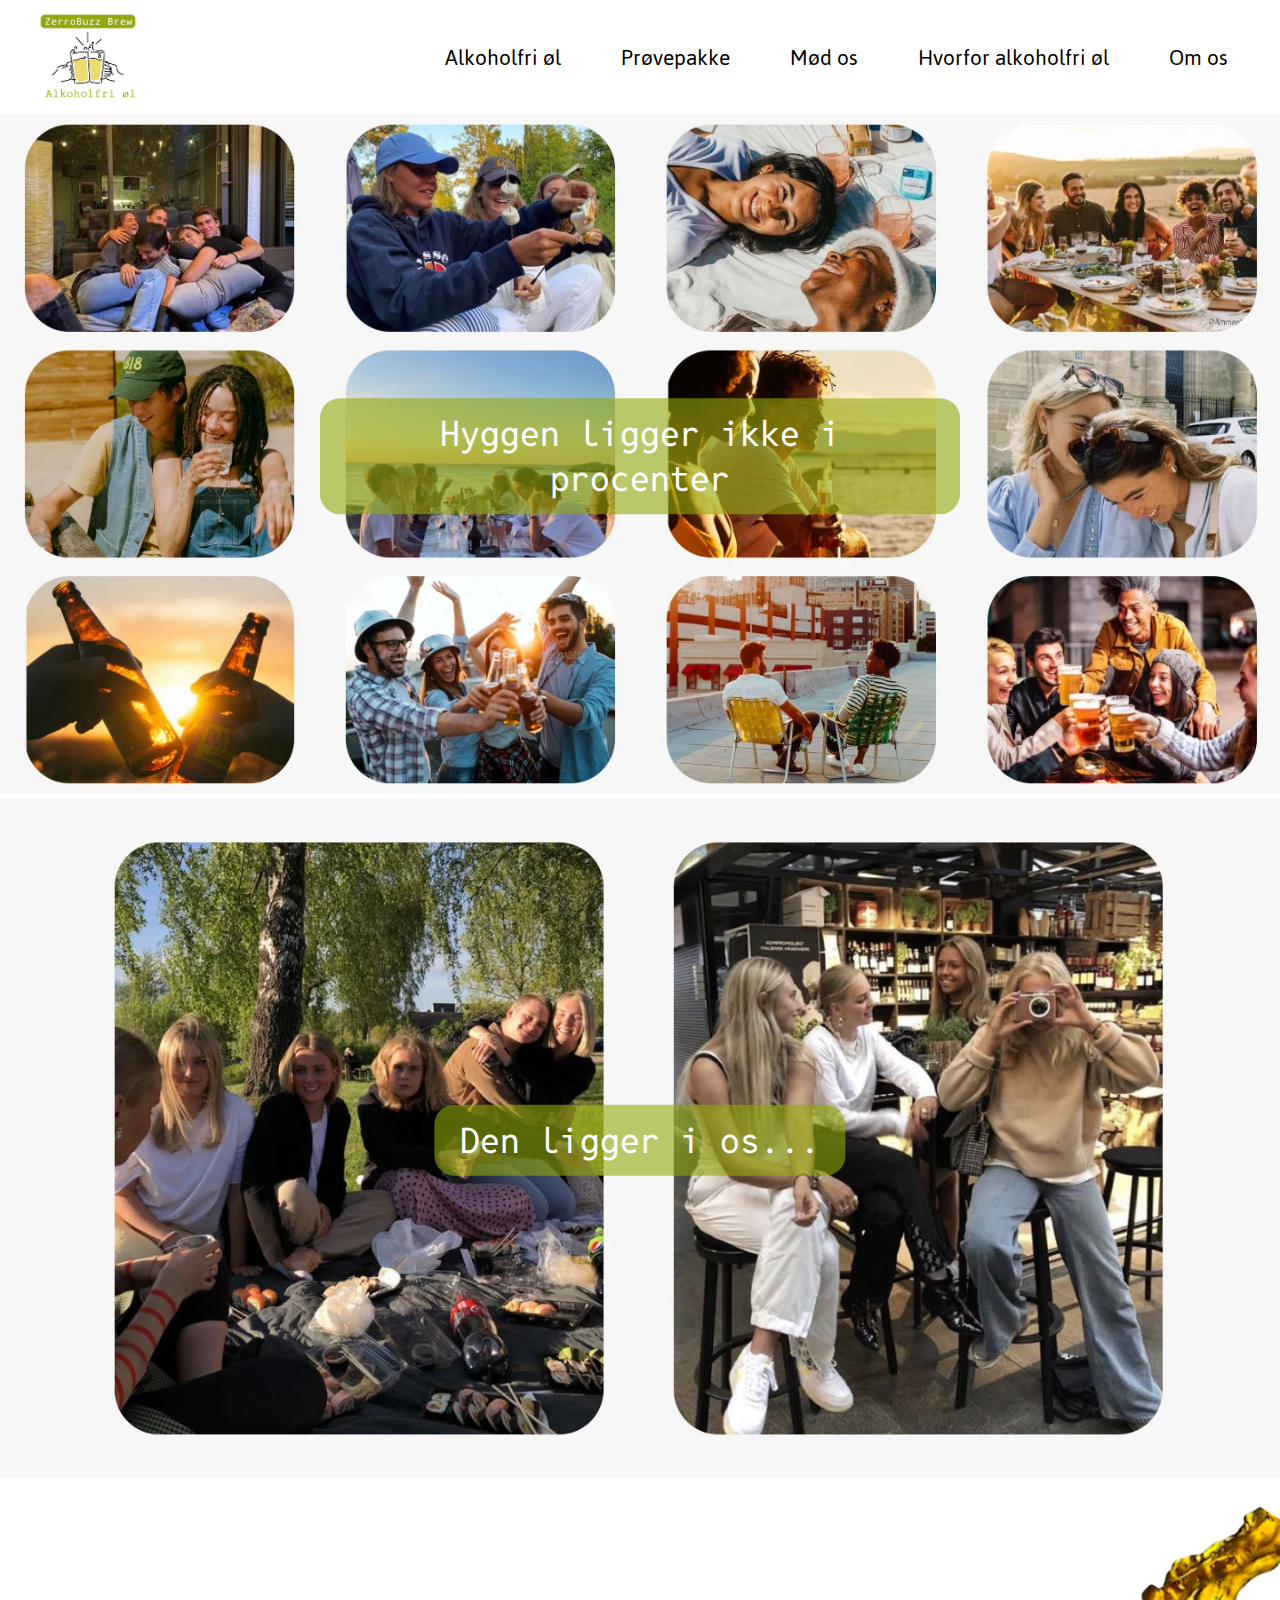
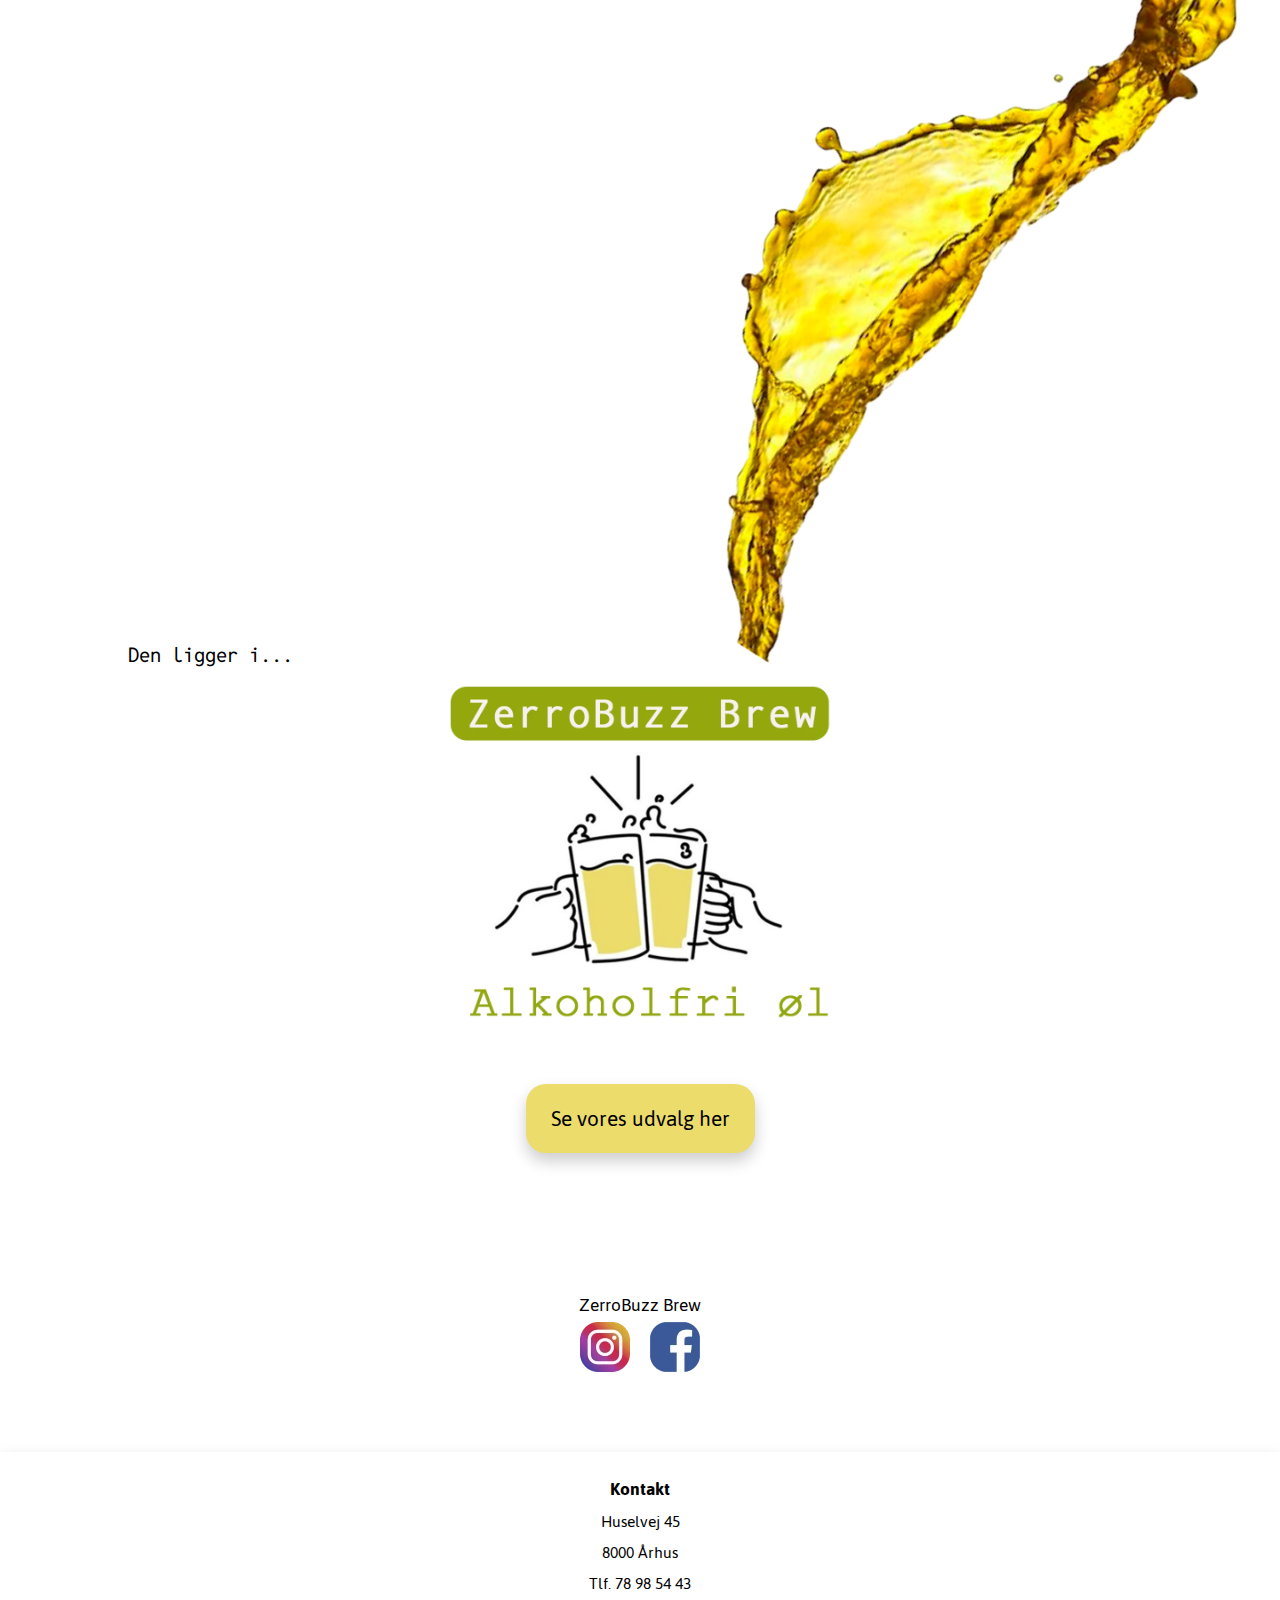
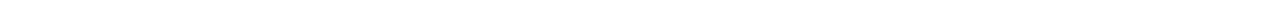
<file: index.html>
<!DOCTYPE html>
<html lang="da">
<head>
    <meta charset="UTF-8">
    <meta name="viewport" content="width=device-width, initial-scale=1.0">
    <meta http-equiv="X-UA-Compatible" content="ie=edge">
    <title>ZerroBuzz Brew</title>
<!--link til favikon-->
    <link rel="icon" type="image/x-icon" href="/img/index/logopng.webp">
<!--link til fælles css fil-->
    <link rel="stylesheet" href="css/style.css">
<!--link til den spicifikke css fil for index-->
    <link rel="stylesheet" href="css/index.css">
<!--link til fonten Jaldi--> 
    <link rel="preconnect" href="https://fonts.googleapis.com">
    <link rel="preconnect" href="https://fonts.gstatic.com" crossorigin>
    <link href="https://fonts.googleapis.com/css2?family=Bebas+Neue&family=Jaldi:wght@400;700&family=Poppins:wght@400;600&display=swap" rel="stylesheet">
<!--link til fonten Reddit Mono-->
    <link rel="preconnect" href="https://fonts.googleapis.com">
    <link rel="preconnect" href="https://fonts.gstatic.com" crossorigin>
    <link href="https://fonts.googleapis.com/css2?family=Bebas+Neue&family=Jaldi:wght@400;700&family=Poppins:wght@400;600&family=Reddit+Mono:wght@200..900&display=swap" rel="stylesheet">
<!--link til fonten Lilita One-->
    <link rel="preconnect" href="https://fonts.googleapis.com">
    <link rel="preconnect" href="https://fonts.gstatic.com" crossorigin>
    <link href="https://fonts.googleapis.com/css2?family=Bebas+Neue&family=Jaldi:wght@400;700&family=Lilita+One&family=Poppins:wght@400;600&family=Reddit+Mono:wght@200..900&display=swap" rel="stylesheet">
</head>
<body>
    <header>
        <div>
            <div class="header">
<!--tilføjer logo-->
                <a class="logo" href="index.html">
                    <img src="/img/css/logopng.webp" alt="zerrobuzz-brew-logo" width="100">
                </a>
<!--burgermenu/navigationsbar til mobile størrelse-->
                <ul>
                    <div>
                        <input type="checkbox" id="toggle" class="toggle-checkbox">
                        <label for="toggle" class="burger-icon">
                            <img src="/img/css/burger-menu.webp" alt="Menu">
                        </label>
                        <div class="dropdown-burgermenu">
                            <div class="submenu">
                                <div class="hover-effekt">   
                                    <a href="/alkoholfri.html"><p>Alkolfri øl</p></a>
                                </div> 
                                <div class="hover-effekt"> 
                                <a href="/proevepakke.html"><p>Prøvepakke</p></a>
                                </div>
                            </div>
                            <div class="submenu">
                                <div class="hover-effekt">   
                                    <a href="#"><p>Mød os</p></a>
                                </div> 
                                <div class="sub-dropdown-content">
                                    <div class="hover-effekt">  
                                        <a href="#"><p>Festivaler 2024</p></a>
                                    </div>
                                    <div class="hover-effekt">  
                                        <a href="#"><p>Fredagsbar</p></a>
                                    </div>
                                </div>
                            </div>
                            <div class="submenu">
                                <div class="hover-effekt"> 
                                    <a href="/hvorfor.html"><p>Hvorfor alkoholfri øl</p></a>
                                </div>
                                <div class="sub-dropdown-content">
                                    <div class="hover-effekt">  
                                        <a href="#"><p>Ølanmendelser</p></a>
                                    </div>
                                </div>
                            </div>
                            <div class="submenu">
                                <div class="hover-effekt">   
                                     <a href="#"><p>Om os</p></a>
                                </div> 
                                <div class="sub-dropdown-content">
                                    <div class="hover-effekt">  
                                        <a href="#"><p>Vores værdier</p></a>
                                    </div>
                                    <div class="hover-effekt">  
                                        <a href="#"><p>Historien bag</p></a>
                                    </div>
                                    <div class="hover-effekt">  
                                        <a href="#"><p>Samarbejdspartner</p></a>
                                    </div>
                                </div>
                            </div>
                        </div>
                    </div>    
                </ul>        
<!--navigationsbar desktop størrelse-->
<!--tilføjer overskrifter til navbar-->
                <menu class="navbar">
                    <li><a href="/alkoholfri.html">Alkoholfri øl</a></li>
                    <li><a href="proevepakke.html">Prøvepakke</a></li>
<!--tilføjer dropdownmenuer og overskrifter dertil-->
                    <div class="dropdown">
                        <li><a href="#">Mød os</a></li>
                        <li class="dropdown-content">
                            <a href="#"><p>Festivaler2024</p></a>
                            <a href="#"><p>Fredagsbar</p></a>
                        </li>
                    </div>
                    <div class="dropdown">
                        <li><a href="hvorfor.html">Hvorfor alkoholfri øl</a>
                        </li>
                        <li class="dropdown-content">
                            <a href="#"><p>Ølanmendelser</p></a>
                        </li>
                    </div>
                    <div class="dropdown">
                        <li><a href="#">Om os</a></li>
<!--tilføjer et specifikt id til dropdown under "Om os", for at lave margin, så overskrifterne vil visses helt -->
                        <li class="dropdown-content" id="dropdown-content-right">
                            <a href="#"><p>Vores værdier</p></a>
                            <a href="#"><p>Historien bag</p></a>
                         <a href="#"><p>Samarbejdspartner</p></a>
                    </div>
                </menu>
            </div>
        </div>
    </header>
<!--tilføjer alt content under main-->
    <main>
<!--billede og tekst 1 til desktop størrelse -->
        <div class="image-container-desktop">
            <img src="/img/index/desktop-billede1-uden-tekst.webp" alt="Collage af billeder med fællesskab" id="billede1-desktop">
            <div id="tekst1-desktop">Hyggen ligger ikke i procenter</div>
        </div>
<!--billede og tekst 1 til mobil størrelse-->
        <div>
            <img src="/img/index/mobile-billede1-uden-tekst.webp" alt="Collage af billeder med fællesskab" id="billede1-mobile">
            <div class="image-container-mobile" id="tekst1-mobile">Hyggen ligger ikke i procenter</div>
        </div>
<!--billede og tekst 2 til desktop størrelse-->
        <div class="image-container2-desktop">
            <img src="/img/index/desktop-billede2-uden-tekst.webp" alt="Billeder af venner" id="billede2-desktop">
            <div id="tekst2-desktop">Den ligger i os...</div>
        </div>
<!--billede og tekst 2 til mobil størrelse-->
        <div class="image-container2-mobile">
            <img src="/img/index/mobile-billede2-uden-tekst.webp" alt="Billede af venner" id="billede2-mobile">
            <div id="tekst2-mobile">Den ligger i os...</div>
        </div>
<!--tilføjer billedet af øl, der løber ned, for at lave overgang/reklame for ZerroBuzz Brew-->
        <div>
            <img src="/img/index/beer.png" alt="Øl der løber ned" id="beer">
        </div>
<!--tilføjer tekst-->
        <div class="tekst3">
            <p>Den ligger i...</p>
        </div>
<!--tilføjer logo-->
        <div class="image-container3-desktop">
            <img src="/img/index/logopng.webp" alt="Logo ZerroBuzz Brew" id="billedet-af-logo">
        </div>
<!--tilføjer knappen-->
        <div class="button-container">
            <a id="knap" href="/alkoholfri.html" target="_blank">Se vores udvalg her</a>
        </div>
<!--tilføjer tekst og SoMe ikoner-->
        <div class="tekst4">
            <p>ZerroBuzz Brew</p>
        </div>
        <div class="image-container4-desktop">
            <img src="/img/index/instagram-ikon.webp" alt="Instagram ikon" id="instagram-ikon">
            <img src="/img/index/facebook-ikon.webp" alt="Facebook ikon" id="facebook-ikon">
        </div>
    </main>
<!--footer-->
    <footer>
        <div>
            <p class="overskrift"><strong>Kontakt</strong></p>
            <p> Huselvej 45 <br>
                8000 Århus<br>
                Tlf. 78 98 54 43</p>
        </div>
    </footer>
</body>
</file>
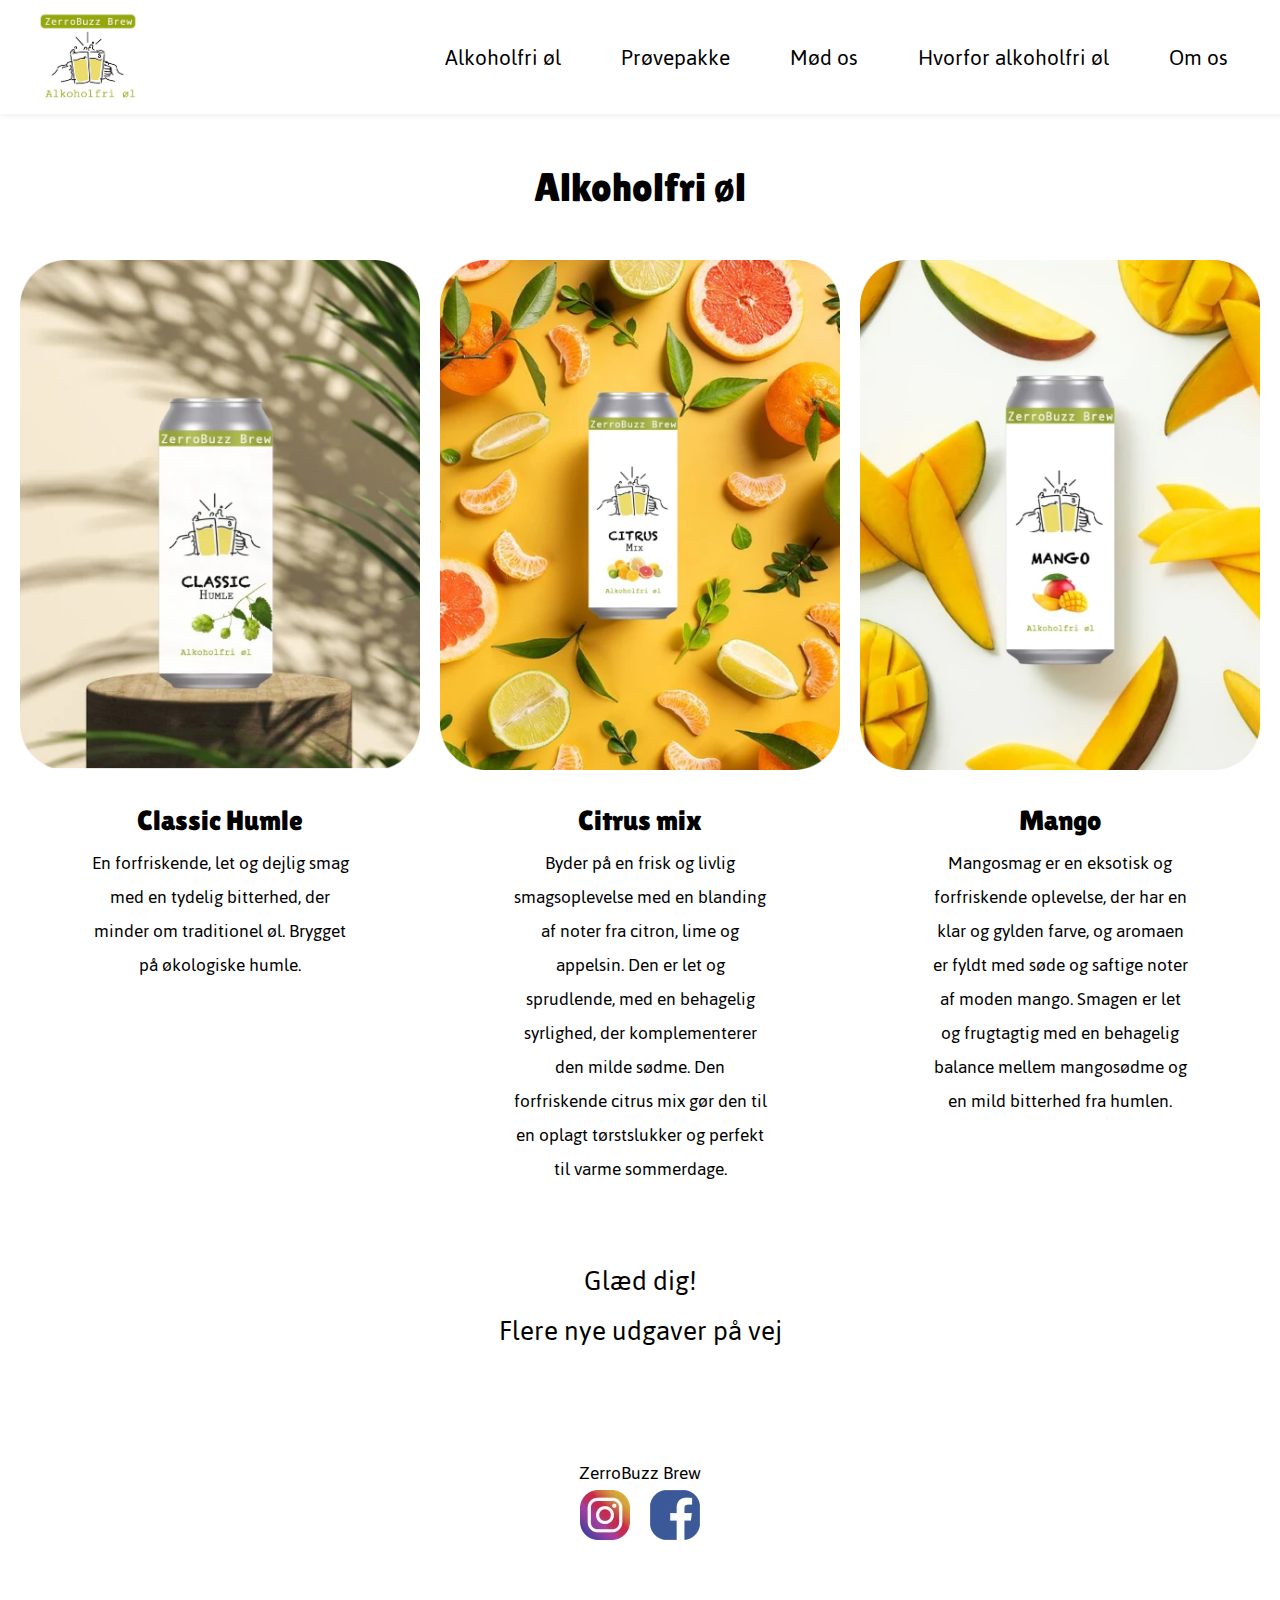
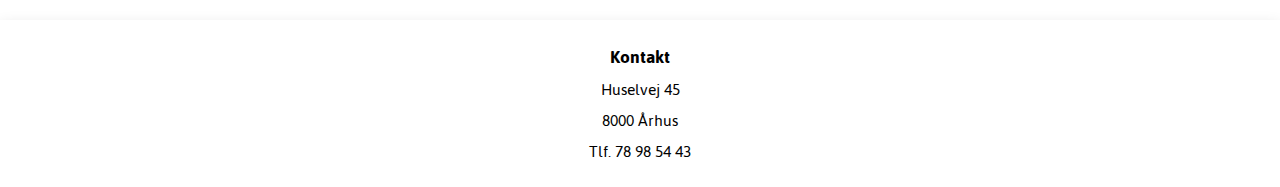
<file: alkoholfri.html>
<!DOCTYPE html>
<html lang="da">
<head>
    <meta charset="UTF-8">
    <meta name="viewport" content="width=device-width, initial-scale=1.0">
    <meta http-equiv="X-UA-Compatible" content="ie=edge">
    <title>Alkoholfri Øl</title>
<!--link til favikon-->
    <link rel="icon" type="image/x-icon" href="/img/index/logopng.webp">
<!--link til fælles css fil-->
    <link rel="stylesheet" href="css/style.css">
<!--link til den spicifikke css fil for alkoholfri øl-->
    <link rel="stylesheet" href="css/alkoholfri-oel.css">
<!--link til fonten Jaldi--> 
    <link rel="preconnect" href="https://fonts.googleapis.com">
    <link rel="preconnect" href="https://fonts.gstatic.com" crossorigin>
    <link href="https://fonts.googleapis.com/css2?family=Bebas+Neue&family=Jaldi:wght@400;700&family=Poppins:wght@400;600&display=swap" rel="stylesheet">
<!--link til fonten Reddit Mono-->
    <link rel="preconnect" href="https://fonts.googleapis.com">
    <link rel="preconnect" href="https://fonts.gstatic.com" crossorigin>
    <link href="https://fonts.googleapis.com/css2?family=Bebas+Neue&family=Jaldi:wght@400;700&family=Poppins:wght@400;600&family=Reddit+Mono:wght@200..900&display=swap" rel="stylesheet">
<!--link til fonten Lilita One-->
    <link rel="preconnect" href="https://fonts.googleapis.com">
    <link rel="preconnect" href="https://fonts.gstatic.com" crossorigin>
    <link href="https://fonts.googleapis.com/css2?family=Bebas+Neue&family=Jaldi:wght@400;700&family=Lilita+One&family=Poppins:wght@400;600&family=Reddit+Mono:wght@200..900&display=swap" rel="stylesheet">
</head>
<body>
    <header>
        <div>
            <div class="header">
<!--tilføjer logo-->
                <a class="logo" href="index.html">
                    <img src="/img/css/logopng.webp" alt="zerrobuzz-brew-logo" width="100">
                </a>
<!--burgermenu/navigationsbar til mobile størrelse-->
                <ul>
                    <div>
                        <input type="checkbox" id="toggle" class="toggle-checkbox">
                        <label for="toggle" class="burger-icon">
                            <img src="/img/css/burger-menu.webp" alt="Menu">
                        </label>
                        <div class="dropdown-burgermenu">
                            <div class="submenu">
                                <div class="hover-effekt">   
                                    <a href="/alkoholfri.html"><p>Alkolfri øl</p></a>
                                </div> 
                                <div class="hover-effekt"> 
                                <a href="/proevepakke.html"><p>Prøvepakke</p></a>
                                </div>
                            </div>
                            <div class="submenu">
                                <div class="hover-effekt">   
                                    <a href="#"><p>Mød os</p></a>
                                </div> 
                                <div class="sub-dropdown-content">
                                    <div class="hover-effekt">  
                                        <a href="#"><p>Festivaler 2024</p></a>
                                    </div>
                                    <div class="hover-effekt">  
                                        <a href="#"><p>Fredagsbar</p></a>
                                    </div>
                                </div>
                            </div>
                            <div class="submenu">
                                <div class="hover-effekt"> 
                                    <a href="/hvorfor.html"><p>Hvorfor alkoholfri øl</p></a>
                                </div>
                                <div class="sub-dropdown-content">
                                    <div class="hover-effekt">  
                                        <a href="#"><p>Ølanmendelser</p></a>
                                    </div>
                                </div>
                            </div>
                            <div class="submenu">
                                <div class="hover-effekt">   
                                     <a href="#"><p>Om os</p></a>
                                </div> 
                                <div class="sub-dropdown-content">
                                    <div class="hover-effekt">  
                                        <a href="#"><p>Vores værdier</p></a>
                                    </div>
                                    <div class="hover-effekt">  
                                        <a href="#"><p>Historien bag</p></a>
                                    </div>
                                    <div class="hover-effekt">  
                                        <a href="#"><p>Samarbejdspartner</p></a>
                                    </div>
                                </div>
                            </div>
                        </div>
                    </div>    
                </ul>        
<!--navigationsbar desktop størrelse-->
<!--tilføjer overskrifter til navbar-->
                <menu class="navbar">
                    <li><a href="/alkoholfri.html">Alkoholfri øl</a></li>
                    <li><a href="proevepakke.html">Prøvepakke</a></li>
<!--tilføjer dropdownmenuer og overskrifter dertil-->
                    <div class="dropdown">
                        <li><a href="#">Mød os</a></li>
                        <li class="dropdown-content">
                            <a href="#"><p>Festivaler2024</p></a>
                            <a href="#"><p>Fredagsbar</p></a>
                        </li>
                    </div>
                    <div class="dropdown">
                        <li><a href="hvorfor.html">Hvorfor alkoholfri øl</a>
                        </li>
                        <li class="dropdown-content">
                            <a href="#"><p>Ølanmendelser</p></a>
                        </li>
                    </div>
                    <div class="dropdown">
                        <li><a href="#">Om os</a></li>
<!--tilføjer et specifikt id til dropdown under "Om os", for at lave margin, så overskrifterne vil visses helt -->
                        <li class="dropdown-content" id="dropdown-content-right">
                            <a href="#"><p>Vores værdier</p></a>
                            <a href="#"><p>Historien bag</p></a>
                         <a href="#"><p>Samarbejdspartner</p></a>
                    </div>
                </menu>
            </div>
        </div>
    </header>
<!--tilføjer alt content under main-->
    <main>
<!--tilføjer overskrift h1-->
        <div>
            <h1>Alkoholfri øl</h1>
        </div>
<!--tilføjer en klass for alt indhold i containeren (billeder, navn og beskrivelse af øl)-->
        <div class="billede-container-for-alle">
<!--tilføjer en class til classic humle smagen-->
            <div class="classic-humle">
                <img src="/img/alkoholfri-oel/classic-humle.webp" alt="Classic Humle øl" class="billeder-af-oel">  
                <h3>Classic Humle</h3>
                <p class="text-under">En forfriskende, let og dejlig  smag med en tydelig bitterhed, der minder om traditionel øl. Brygget på økologiske humle.</p>
            </div>
<!--tilføjer en class til citrus mix smagen-->
            <div class="citrus-mix"> 
                <img src="/img/alkoholfri-oel/citrus-mix.webp" alt="Citrus mix øl" class="billeder-af-oel">
                <h3>Citrus mix</h3>
                <p class="text-under">Byder på en frisk og livlig smagsoplevelse med en blanding af noter fra citron, lime og appelsin. Den  er let og sprudlende, med en behagelig syrlighed, der komplementerer den milde sødme. Den forfriskende citrus mix gør den til en oplagt tørstslukker og perfekt til varme sommerdage.</p>
            </div>
<!--tilføjer en class til mango smagen-->
            <div class="mango">
                <img src="/img/alkoholfri-oel/mango.webp" alt="Mango" class="billeder-af-oel">
                <h3>Mango</h3>
                <p class="text-under">Mangosmag er en eksotisk og forfriskende oplevelse, der har en klar og gylden farve, og aromaen er fyldt med søde og saftige noter af moden mango. Smagen er let og frugtagtig med en behagelig balance mellem mangosødme og en mild bitterhed fra humlen. </p>
            </div>
        </div>
<!--tilføjer tekst under beskrivelsen af øl-->
        <div class="text-under2">
            <p>Glæd dig!<br>
                Flere nye udgaver på vej</p>
        </div>
<!--tilføjer tekst og SoMe ikoner-->
        <div class="tekst-nederst">
            <p>ZerroBuzz Brew</p>
        </div>
        <div class="image-container4-desktop">
            <img src="/img/index/instagram-ikon.webp" alt="Instagram ikon" id="instagram-ikon">
            <img src="/img/index/facebook-ikon.webp" alt="Facebook ikon" id="facebook-ikon">
        </div>
    </main>
<!--footer-->
    <footer>
        <div>
            <p class="overskrift"><strong>Kontakt</strong></p>
            <p> Huselvej 45 <br>
                8000 Århus<br>
                Tlf. 78 98 54 43</p>
        </div>
    </footer>
</body>
</file>
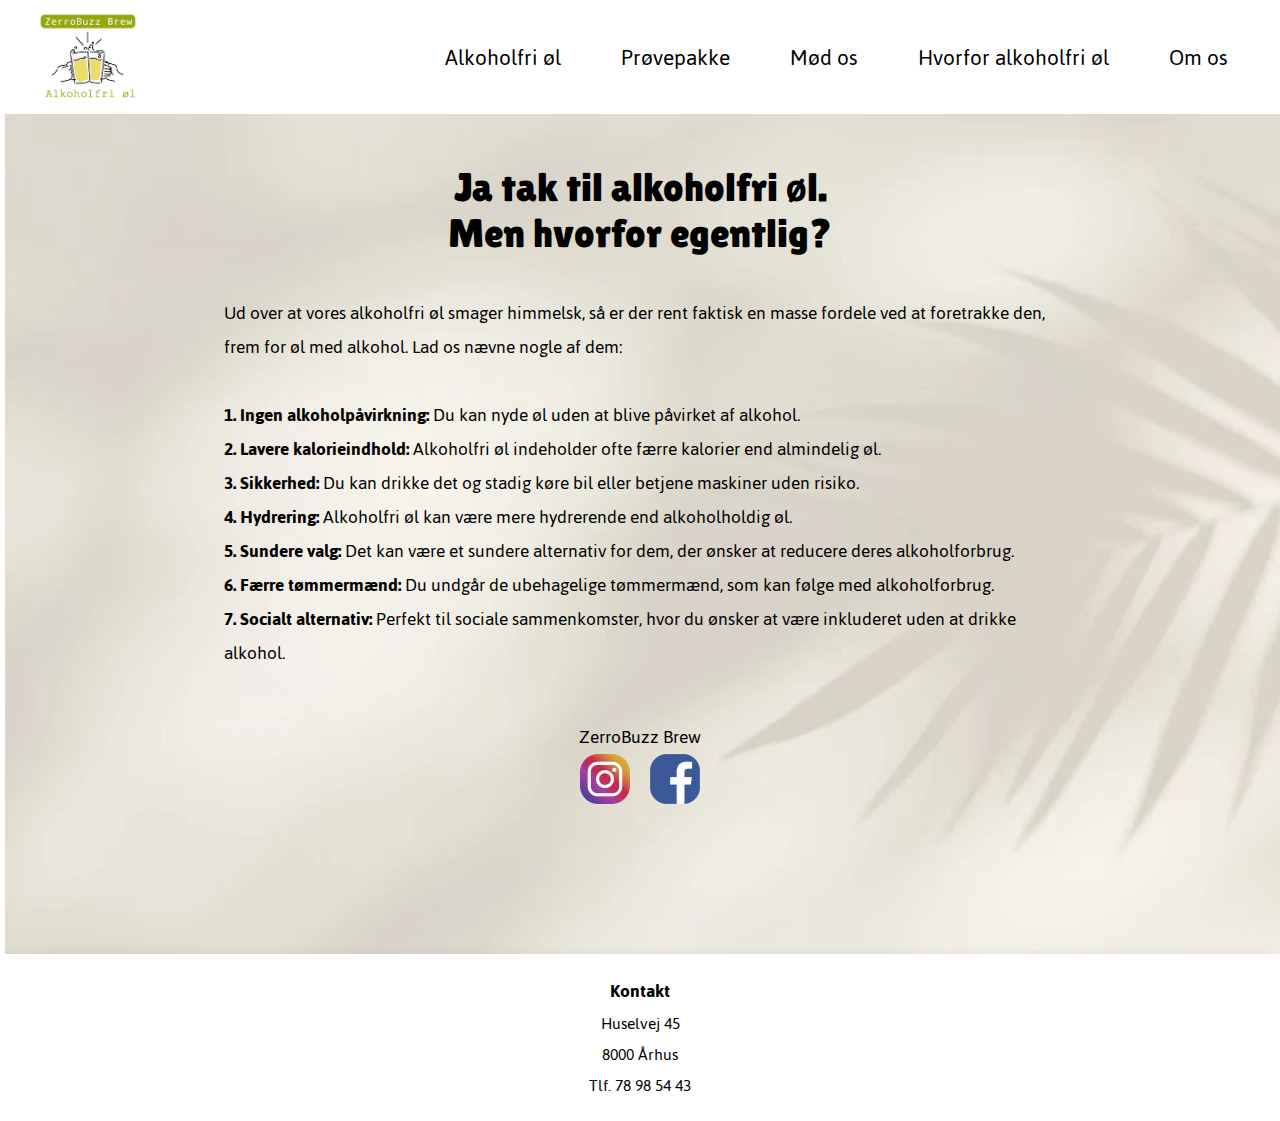
<file: hvorfor.html>
<!DOCTYPE html>
<html lang="da">
<head>
    <meta charset="UTF-8">
    <meta name="viewport" content="width=device-width, initial-scale=1.0">
    <meta http-equiv="X-UA-Compatible" content="ie=edge">
    <title>Hvorfor</title>
<!--link til favikon-->
    <link rel="icon" type="image/x-icon" href="/img/index/logopng.webp">
<!--link til fælles css fil-->
    <link rel="stylesheet" href="css/style.css">
<!--link til den spicifikke css fil for hvorfor...-->
    <link rel="stylesheet" href="css/hvorfor.css">
<!--link til fonten Jaldi--> 
    <link rel="preconnect" href="https://fonts.googleapis.com">
    <link rel="preconnect" href="https://fonts.gstatic.com" crossorigin>
    <link href="https://fonts.googleapis.com/css2?family=Bebas+Neue&family=Jaldi:wght@400;700&family=Poppins:wght@400;600&display=swap" rel="stylesheet">
<!--link til fonten Reddit Mono-->
    <link rel="preconnect" href="https://fonts.googleapis.com">
    <link rel="preconnect" href="https://fonts.gstatic.com" crossorigin>
    <link href="https://fonts.googleapis.com/css2?family=Bebas+Neue&family=Jaldi:wght@400;700&family=Poppins:wght@400;600&family=Reddit+Mono:wght@200..900&display=swap" rel="stylesheet">
<!--link til fonten Lilita One-->
    <link rel="preconnect" href="https://fonts.googleapis.com">
    <link rel="preconnect" href="https://fonts.gstatic.com" crossorigin>
    <link href="https://fonts.googleapis.com/css2?family=Bebas+Neue&family=Jaldi:wght@400;700&family=Lilita+One&family=Poppins:wght@400;600&family=Reddit+Mono:wght@200..900&display=swap" rel="stylesheet">
</head>
<body>
    <header>
        <div>
            <div class="header">
<!--tilføjer logo-->
                <a class="logo" href="index.html">
                    <img src="/img/css/logopng.webp" alt="zerrobuzz-brew-logo" width="100">
                </a>
<!--burgermenu/navigationsbar til mobile størrelse-->
                <ul>
                    <div>
                        <input type="checkbox" id="toggle" class="toggle-checkbox">
                        <label for="toggle" class="burger-icon">
                            <img src="/img/css/burger-menu.webp" alt="Menu">
                        </label>
                        <div class="dropdown-burgermenu">
                            <div class="submenu">
                                <div class="hover-effekt">   
                                    <a href="/alkoholfri.html"><p>Alkolfri øl</p></a>
                                </div> 
                                <div class="hover-effekt"> 
                                <a href="/proevepakke.html"><p>Prøvepakke</p></a>
                                </div>
                            </div>
                            <div class="submenu">
                                <div class="hover-effekt">   
                                    <a href="#"><p>Mød os</p></a>
                                </div> 
                                <div class="sub-dropdown-content">
                                    <div class="hover-effekt">  
                                        <a href="#"><p>Festivaler 2024</p></a>
                                    </div>
                                    <div class="hover-effekt">  
                                        <a href="#"><p>Fredagsbar</p></a>
                                    </div>
                                </div>
                            </div>
                            <div class="submenu">
                                <div class="hover-effekt"> 
                                    <a href="/hvorfor.html"><p>Hvorfor alkoholfri øl</p></a>
                                </div>
                                <div class="sub-dropdown-content">
                                    <div class="hover-effekt">  
                                        <a href="#"><p>Ølanmendelser</p></a>
                                    </div>
                                </div>
                            </div>
                            <div class="submenu">
                                <div class="hover-effekt">   
                                     <a href="#"><p>Om os</p></a>
                                </div> 
                                <div class="sub-dropdown-content">
                                    <div class="hover-effekt">  
                                        <a href="#"><p>Vores værdier</p></a>
                                    </div>
                                    <div class="hover-effekt">  
                                        <a href="#"><p>Historien bag</p></a>
                                    </div>
                                    <div class="hover-effekt">  
                                        <a href="#"><p>Samarbejdspartner</p></a>
                                    </div>
                                </div>
                            </div>
                        </div>
                    </div>    
                </ul>        
<!--navigationsbar desktop størrelse-->
<!--tilføjer overskrifter til navbar-->
                <menu class="navbar">
                    <li><a href="/alkoholfri.html">Alkoholfri øl</a></li>
                    <li><a href="proevepakke.html">Prøvepakke</a></li>
<!--tilføjer dropdownmenuer og overskrifter dertil-->
                    <div class="dropdown">
                        <li><a href="#">Mød os</a></li>
                        <li class="dropdown-content">
                            <a href="#"><p>Festivaler2024</p></a>
                            <a href="#"><p>Fredagsbar</p></a>
                        </li>
                    </div>
                    <div class="dropdown">
                        <li><a href="hvorfor.html">Hvorfor alkoholfri øl</a>
                        </li>
                        <li class="dropdown-content">
                            <a href="#"><p>Ølanmendelser</p></a>
                        </li>
                    </div>
                    <div class="dropdown">
                        <li><a href="#">Om os</a></li>
<!--tilføjer et specifikt id til dropdown under "Om os", for at lave margin, så overskrifterne vil visses helt -->
                        <li class="dropdown-content" id="dropdown-content-right">
                            <a href="#"><p>Vores værdier</p></a>
                            <a href="#"><p>Historien bag</p></a>
                         <a href="#"><p>Samarbejdspartner</p></a>
                    </div>
                </menu>
            </div>
        </div>
    </header>
<!--tilføjer alt content under main-->
    <main>
        <div class="baggrund">
<!--tilføjer overskrift h1-->
            <h1>Ja tak til alkoholfri øl. <br>
            Men hvorfor egentlig?</h1>
<!--tilføjer artiklen under overeskriften-->
            <div class="tekst">
                <p>Ud over at vores alkoholfri øl smager himmelsk, så er der rent faktisk en masse fordele ved at foretrakke den, frem for øl med alkohol. Lad os nævne nogle af dem:<br><br>
                <strong>1. Ingen alkoholpåvirkning:</strong> Du kan nyde øl uden at blive påvirket af alkohol.<br>
                <strong>2. Lavere kalorieindhold:</strong> Alkoholfri øl indeholder ofte færre kalorier end almindelig øl.<br>
                <strong>3. Sikkerhed:</strong> Du kan drikke det og stadig køre bil eller betjene maskiner uden risiko.<br>
                <strong>4. Hydrering:</strong> Alkoholfri øl kan være mere hydrerende end alkoholholdig øl.<br>
                <strong>5. Sundere valg:</strong> Det kan være et sundere alternativ for dem, der ønsker at reducere deres alkoholforbrug.<br>
                <strong>6. Færre tømmermænd:</strong> Du undgår de ubehagelige tømmermænd, som kan følge med alkoholforbrug.<br>
                <strong>7. Socialt alternativ:</strong> Perfekt til sociale sammenkomster, hvor du ønsker at være inkluderet uden at drikke alkohol.
                </p>
            </div>
<!--tilføjer tekst og SoMe ikoner-->
            <div class="tekst-nederst">
                <p>ZerroBuzz Brew</p>
            </div>
            <div class="image-container4-desktop">
                <img src="/img/index/instagram-ikon.webp" alt="Instagram ikon" id="instagram-ikon">
                <img src="/img/index/facebook-ikon.webp" alt="Facebook ikon" id="facebook-ikon">
            </div>
        </div>
    </main>
<!--footer-->
    <footer>
        <div>
            <p class="overskrift"><strong>Kontakt</strong></p>
            <p> Huselvej 45 <br>
                8000 Århus<br>
                Tlf. 78 98 54 43</p>
        </div>
    </footer>
</body>
</file>
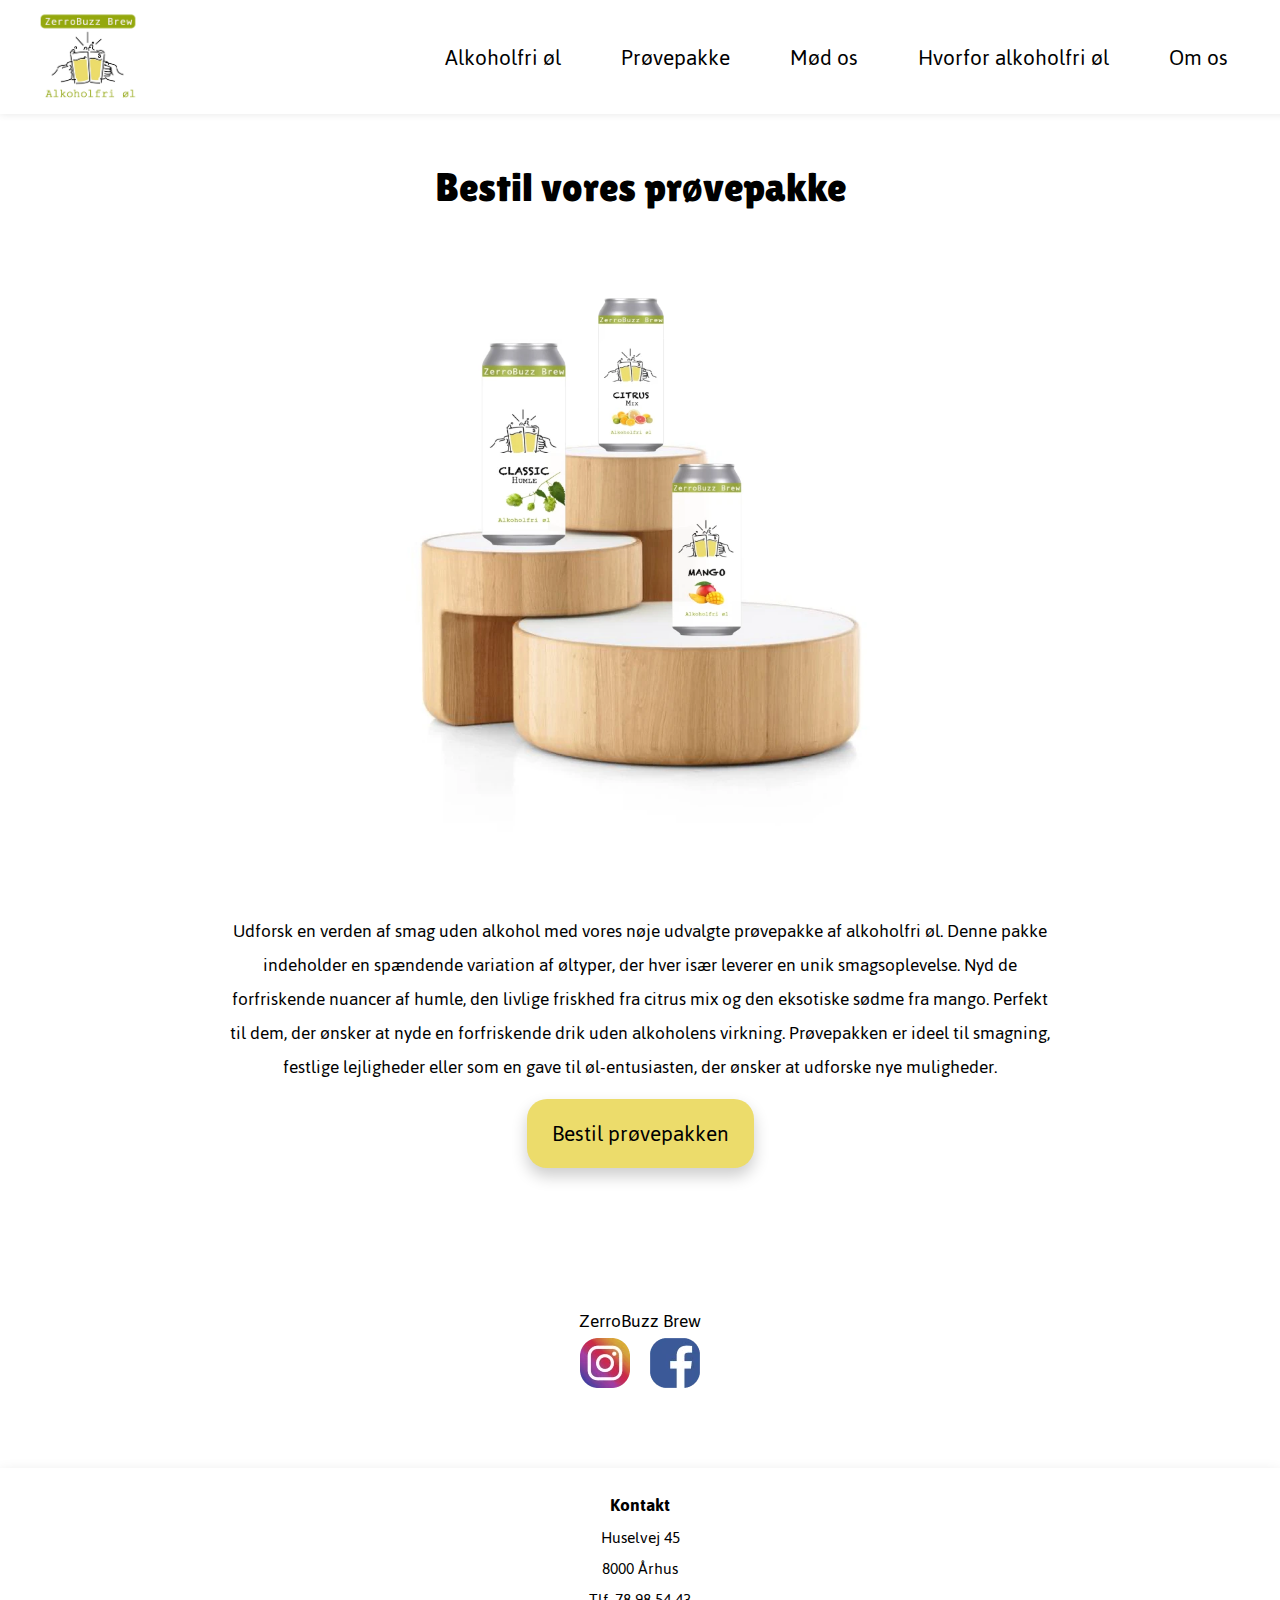
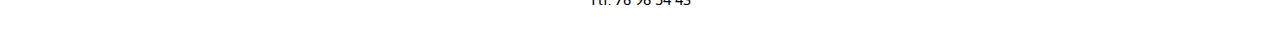
<file: proevepakke.html>
<!DOCTYPE html>
<html lang="da">
<head>
    <meta charset="UTF-8">
    <meta name="viewport" content="width=device-width, initial-scale=1.0">
    <meta http-equiv="X-UA-Compatible" content="ie=edge">
    <title>Prøvepakke</title>
<!--link til favikon-->
    <link rel="icon" type="image/x-icon" href="/img/index/logopng.webp">
<!--link til fælles css fil-->
    <link rel="stylesheet" href="css/style.css">
<!--link til den spicifikke css fil for prøvepakken-->
    <link rel="stylesheet" href="css/proevepakke.css">
<!--link til fonten Jaldi--> 
    <link rel="preconnect" href="https://fonts.googleapis.com">
    <link rel="preconnect" href="https://fonts.gstatic.com" crossorigin>
    <link href="https://fonts.googleapis.com/css2?family=Bebas+Neue&family=Jaldi:wght@400;700&family=Poppins:wght@400;600&display=swap" rel="stylesheet">
<!--link til fonten Reddit Mono-->
    <link rel="preconnect" href="https://fonts.googleapis.com">
    <link rel="preconnect" href="https://fonts.gstatic.com" crossorigin>
    <link href="https://fonts.googleapis.com/css2?family=Bebas+Neue&family=Jaldi:wght@400;700&family=Poppins:wght@400;600&family=Reddit+Mono:wght@200..900&display=swap" rel="stylesheet">
<!--link til fonten Lilita One-->
    <link rel="preconnect" href="https://fonts.googleapis.com">
    <link rel="preconnect" href="https://fonts.gstatic.com" crossorigin>
    <link href="https://fonts.googleapis.com/css2?family=Bebas+Neue&family=Jaldi:wght@400;700&family=Lilita+One&family=Poppins:wght@400;600&family=Reddit+Mono:wght@200..900&display=swap" rel="stylesheet">
</head>
<body>
    <header>
        <div>
            <div class="header">
<!--tilføjer logo-->
                <a class="logo" href="index.html">
                    <img src="/img/css/logopng.webp" alt="zerrobuzz-brew-logo" width="100">
                </a>
<!--burgermenu/navigationsbar til mobile størrelse-->
                <ul>
                    <div>
                        <input type="checkbox" id="toggle" class="toggle-checkbox">
                        <label for="toggle" class="burger-icon">
                            <img src="/img/css/burger-menu.webp" alt="Menu">
                        </label>
                        <div class="dropdown-burgermenu">
                            <div class="submenu">
                                <div class="hover-effekt">   
                                    <a href="/alkoholfri.html"><p>Alkolfri øl</p></a>
                                </div> 
                                <div class="hover-effekt"> 
                                <a href="/proevepakke.html"><p>Prøvepakke</p></a>
                                </div>
                            </div>
                            <div class="submenu">
                                <div class="hover-effekt">   
                                    <a href="#"><p>Mød os</p></a>
                                </div> 
                                <div class="sub-dropdown-content">
                                    <div class="hover-effekt">  
                                        <a href="#"><p>Festivaler 2024</p></a>
                                    </div>
                                    <div class="hover-effekt">  
                                        <a href="#"><p>Fredagsbar</p></a>
                                    </div>
                                </div>
                            </div>
                            <div class="submenu">
                                <div class="hover-effekt"> 
                                    <a href="/hvorfor.html"><p>Hvorfor alkoholfri øl</p></a>
                                </div>
                                <div class="sub-dropdown-content">
                                    <div class="hover-effekt">  
                                        <a href="#"><p>Ølanmendelser</p></a>
                                    </div>
                                </div>
                            </div>
                            <div class="submenu">
                                <div class="hover-effekt">   
                                     <a href="#"><p>Om os</p></a>
                                </div> 
                                <div class="sub-dropdown-content">
                                    <div class="hover-effekt">  
                                        <a href="#"><p>Vores værdier</p></a>
                                    </div>
                                    <div class="hover-effekt">  
                                        <a href="#"><p>Historien bag</p></a>
                                    </div>
                                    <div class="hover-effekt">  
                                        <a href="#"><p>Samarbejdspartner</p></a>
                                    </div>
                                </div>
                            </div>
                        </div>
                    </div>    
                </ul>        
<!--navigationsbar desktop størrelse-->
<!--tilføjer overskrifter til navbar-->
                <menu class="navbar">
                    <li><a href="/alkoholfri.html">Alkoholfri øl</a></li>
                    <li><a href="proevepakke.html">Prøvepakke</a></li>
<!--tilføjer dropdownmenuer og overskrifter dertil-->
                    <div class="dropdown">
                        <li><a href="#">Mød os</a></li>
                        <li class="dropdown-content">
                            <a href="#"><p>Festivaler2024</p></a>
                            <a href="#"><p>Fredagsbar</p></a>
                        </li>
                    </div>
                    <div class="dropdown">
                        <li><a href="hvorfor.html">Hvorfor alkoholfri øl</a>
                        </li>
                        <li class="dropdown-content">
                            <a href="#"><p>Ølanmendelser</p></a>
                        </li>
                    </div>
                    <div class="dropdown">
                        <li><a href="#">Om os</a></li>
<!--tilføjer et specifikt id til dropdown under "Om os", for at lave margin, så overskrifterne vil visses helt -->
                        <li class="dropdown-content" id="dropdown-content-right">
                            <a href="#"><p>Vores værdier</p></a>
                            <a href="#"><p>Historien bag</p></a>
                         <a href="#"><p>Samarbejdspartner</p></a>
                    </div>
                </menu>
            </div>
        </div>
    </header>
<!--tiæføjer alt content under main-->
    <main>
<!--tilføjer overskrift h1-->
        <div>
            <h1>Bestil vores prøvepakke</h1>
        </div>
<!--tilføjer billedet af prøvepakken-->
        <div class="billedet-af-proevepakken">
            <img src="/img/proevepakke/proevepakke.webp" alt="ZerroBuzz Brew prøvepakke">
        </div>
<!--tilføjer beskrivelsen af prøvepakken-->
        <div class="beskrivelse">
            <p>Udforsk en verden af smag uden alkohol med vores nøje udvalgte prøvepakke af alkoholfri øl. Denne pakke indeholder en spændende variation af øltyper, der hver især leverer en unik smagsoplevelse. Nyd de forfriskende nuancer af humle, den livlige friskhed fra citrus mix og den eksotiske sødme fra mango. Perfekt til dem, der ønsker at nyde en forfriskende drik uden alkoholens virkning. Prøvepakken er ideel til smagning, festlige lejligheder eller som en gave til øl-entusiasten, der ønsker at udforske nye muligheder.</p>
        </div>
<!--tilføjer knappen-->
        <div class="button-container">
            <a id="knap" href="#" target="_blank">Bestil prøvepakken</a>
        </div>
<!--tilføjer tekst og SoMe ikoner-->
        <div class="tekst4">
            <p>ZerroBuzz Brew</p>
        </div>
        <div class="image-container4-desktop">
            <img src="/img/index/instagram-ikon.webp" alt="Instagram ikon" id="instagram-ikon">
            <img src="/img/index/facebook-ikon.webp" alt="Facebook ikon" id="facebook-ikon">
        </div>
    </main>
<!--tilføjer footer-->
    <footer>
        <div>
            <p class="overskrift"><strong>Kontakt</strong></p>
            <p> Huselvej 45 <br>
                8000 Århus<br>
                Tlf. 78 98 54 43</p>
        </div>
    </footer>
</body>
</file>
<file: css/style.css>
/*defineret farver til hjemmesiden*/
:root{
    --green:#93A80C;
    --light-green:rgba(147, 168, 12, 0.6);
    --gul:#ECDC6B;
    --hvid:#FFFFFF;
    --sort:#000000;
    --grey:#bfbdbd;
}

/*basic til start af websiderne. For at fjerne indbygget margin osv.*/
* {
    margin: 0;
    padding: 0;
    border: 0;
    outline: 0;
    font-size: 100%;
    vertical-align: baseline;
    background: transparent;
  }

/*styling af header*/
.header {
    background: white;
    box-shadow: 0 0 8px rgba(0, 0, 0, 0.1);
    display: flex;
    justify-content: space-between; /* Justeret til at placere logo og overskrifter i hver sin ende */
    align-items: center; /* Centrerer elementerne lodret */
    padding: 0 8px;
    top: 0;
    left: 0;
    width: 100%;
    z-index: 99;
  }

  .logo {
    margin-left: 30px; 
    margin-right: 30px; 
    margin-top: 10px; 
    
  }
  
  /*styling af navbar til desktop størrelsen*/
  .navbar {
    list-style-type: none;
    display: flex;
  }
  
  .navbar li {
    margin-right: 60px;
  }
  
  .navbar a {
    text-decoration: none;
    color: var(--sort);
    font-family: "Jaldi", sans-serif;
    font-weight: 400;
    font-size: 24px;
    font-style: normal;
  }
  
  /*styling af dropdown til dektop størrelsen*/
  .dropdown {
    position: relative;
    display: inline-block;
  }
  
  .dropdown-content{
    display: none; /* Skjuler dropdown-indholdet som standard */
    position: absolute;
    background-color: var(--hvid);
    color: var(--sort);
    box-shadow: 0px 8px 16px 0px rgba(0, 0, 0, 0.2);
    padding: 12px 16px;
    z-index: 1;
  }
  
  .dropdown-content a{
    text-decoration: none;
    color: var(--sort);
    font-family: "Jaldi", sans-serif;
    font-weight: 400;
    font-size: 20px;
    font-style: normal;
  }

  .dropdown:hover .dropdown-content {
    display: block;
  }

  #dropdown-content-right {
    margin-left: -60px;
}

/*styling af navbar til mobile størrelsen*/

/*styling af burgermenu*/
.dropdown-burgermenu {
    display: none; /* Skjuler dropdown-indholdet som standard */
    position:fixed;
    background-color: var(--hvid);
    font-family: "Jaldi", sans-serif;
    font-weight: 100;
    box-shadow: 0px 8px 16px 0px rgba(0, 0, 0, 0.2);
    padding: 12px 16px;
    right: 15px;
    line-height: 1.5;
    z-index: 1;
  }
  
  .dropdown-burgermenu a{
    text-decoration: none;
    color: var(--sort);
    font-style: normal;
    font-size: 20px;
  }
  
  /*Tilføjer hover effekt når man trykker på den valgte overskrift*/
  .hover-effekt:hover {
    background-color:var(--green); 
  }
  
  /* Viser/skjuler dropdown-menuen, når man trykker på burger iconen*/
  .toggle-checkbox:checked + .burger-icon + .dropdown-burgermenu {
    display: block;
  }
  
  /* Viser dropdown-indholdet, når musen holdes over menuelementet */
  .navbar li:hover .dropdown-content {
    display: block; 
  }
  
  /* Viser sub-dropdown menu, når musen holdes over*/
  .submenu:hover .sub-dropdown-content {
    display: block;
  }
  
  /*Styling af sub-dropdown-content*/
  .sub-dropdown-content {
    display:none;
    position: absolute;
    top: 100%;
    right: 100%;
    background-color: var(--hvid);
    color: var(--sort);
    font-family: "Jaldi", sans-serif;
    font-weight: 100;
    box-shadow: 0px 8px 16px 0px rgba(0, 0, 0, 0.2);
    padding: 12px 16px;
    z-index: 1;
  }
  
  .submenu{
    position:relative;
  }
  
  
  /* Skjuler checkbox */
  #toggle {
    display: none;
  }
  
  /* Skjuler overskrifter på mindre skærme */
  @media screen and (max-width: 1000px) {
    .navbar {
        display: none;
    }
  
  /* Viser burger-ikon */
    #toggle:checked + .navbar {
        display: block;
    }
  }
  
  /* Styling af burger-ikon */
  .burger-icon {
    display: none;
    cursor: pointer;
    margin-right: 40px;
    font-size: 36px;
  }
  
  
  /* Tilpasninger til mindre skærme */
  @media screen and (max-width: 1000px) {
    .burger-icon {
        display: block;
    }
  }
  /*Styling af alle h1*/
  h1{
    color: var(--sort);
    font-family: "Lilita One", sans-serif;
    font-weight: 400;
    font-size: 40px;
    padding-top: 50px;
    padding-bottom: 30px;
    text-align: center;
}

  /*Styling af footer*/
  footer {
    background-color:var(--hvid);
    padding: 20px;
    text-align: center;
    color: var(--sort);
    margin-right: 0;
    margin-left: 0;
    font-family: "Jaldi", sans-serif;
    font-weight: 400;
    font-size: 18px;
    box-shadow: 0 8px 16px rgba(0, 0, 0, 0.2);
  }

  .overskrift{
    font-size: 20px;
  }
</file>
<file: css/index.css>
/*styling af billede og tekst 1 desktop størrelse*/
 #billede1-desktop{
    width: 100%; /*gør sådan, at billedet fylder hele skærmen fra side til side*/
    height: auto; /*gør sådan, at billedet ikke strækkes og beholder sin originale højde*/
}

.image-container-desktop {
    position: relative;
    display: inline-block;
    width: 100%; /*gør sådan, at billedet fylder hele skærmen fra side til side*/
    height: auto; /*gør sådan, at billedet ikke strækkes og beholder sin originale højde*/
}

/*styling af tekst 1 på første billede desktop størrelse*/
#tekst1-desktop{
    position: absolute;
    top:50%;
    left:50%;
    transform: translate(-50%, -50%);
    color: var(--hvid); 
    font-size: 35px; 
    text-align: center;
    font-family: "reddit mono", sans-serif;
    background-color: var(--light-green);
    padding: 1vw 2vw; 
    border-radius: 1vw; 
    border-radius: 20px; 
}

/*styling af billede og tekst 1 til mindre skærme*/
#billede1-mobile{
    width: 100%; /*gør sådan, at billedet fylder hele skærmen fra side til side*/
    height: auto; /*gør sådan, at billedet ikke strækkes og beholder sin originale højde*/
    object-fit: cover; /*gør sådan, at billedet strækkes for at dække hele det tilgængelige område*/
}

.image-container-mobile {
    position: relative;
    display: inline-block;
}

#tekst1-mobile{
    position: absolute;
    top:55%;
    left:50%;
    transform: translate(-50%, -50%);
    color: var(--hvid); 
    font-size: 20px; 
    text-align: center;
    font-family: "reddit mono", sans-serif;
    background-color: var(--light-green);
    padding: 1vw 2vw; 
    border-radius: 1vw; 
    border-radius: 10px; 
}

/*styling af billede og tekst 2 desktop størrelse*/
#billede2-desktop{
    width: 100%; /*gør sådan, at billedet fylder hele skærmen fra side til side*/
    height: auto; /*gør sådan, at billedet ikke strækkes og beholder sin originale højde*/
}

.image-container2-desktop {
    position: relative;
    display: inline-block;
    width: 100%; /*billedet fylder hele skærmen fra side til side*/
    height: auto; /*billedet strækkes ikke og beholder sin originale højde*/
}

#tekst2-desktop{
    position: absolute;
    top:50%;
    left:50%;
    transform: translate(-50%, -50%);
    color: var(--hvid); 
    font-size: 35px; 
    text-align: center;
    font-family: "reddit mono", sans-serif;
    background-color: var(--light-green);
    padding: 1vw 2vw; 
    border-radius: 1vw; 
    border-radius: 20px; 
}

/*styling af billede og tekst 2 til mindre skærme*/
#billede2-mobile{
    width: 100%; /*billedet fylder hele skærmen fra side til side*/
    height: auto; /*billedet strækkes ikke og beholder sin originale højde*/
    object-fit: cover; /*billedet strækkes for at dække hele det tilgængelige område*/
}

.image-container2-mobile {
    position: relative;
    display: inline-block;
    width: 100%; /*billedet fylder hele skærmen fra side til side*/
    height: auto; /*billedet strækkes ikke og beholder sin originale højde*/
    object-fit: cover; /*billedet strækkes for at dække hele det tilgængelige område*/
}

#tekst2-mobile{
    position: absolute;
    top:63%;
    left:50%;
    transform: translate(-50%, -50%);
    color: var(--hvid); 
    font-size: 20px; 
    text-align: center;
    font-family: "reddit mono", sans-serif;
    background-color: var(--light-green);
    padding: 1vw 2vw; 
    border-radius: 1vw; 
    border-radius: 20px; 
}

#beer{
    position: absolute;
    right: 0;
}

.tekst3{
    margin-top: 58%;
}

.tekst3 p{
    font-size: 20px; 
    margin-left: 10%;
    font-family: "reddit mono", sans-serif;
}

.image-container3-desktop {
    display: flex;
    justify-content: center; /* Horisontal centrering */
    align-items: center; /* Vertikal centrering */
}

#billedet-af-logo{
    width: auto;
    height: 400px;
}

/*styling af knappen*/
#knap{
    background-color:var(--gul); 
    color: var(--sort);
    font-family: "Jaldi", sans-serif;
    font-weight: 400;
    font-size: 24px;
    padding: 14px 25px;
    text-align: center;
    text-decoration: none;
    display: inline-block;
    border-radius: 20px;
    box-shadow: 0 8px 16px rgba(0, 0, 0, 0.2);
    transition: background-color 0.3s, color 0.3s; /* Smooth transition */
}

/*tilføjer hover effekt til knappen*/
#knap:hover {
    background-color: var(--light-green); 
    color: var(--hvid);
    box-shadow: 0 8px 16px rgba(0, 0, 0, 0.4); 
}

.button-container {
    display: flex;
    justify-content: center; 
    align-items: center; 
    height: 100px; 
    padding-bottom: 20px;
}

.tekst4{
    font-size: 20px; 
    text-align: center;
    font-family: "Jaldi", sans-serif;
    margin-top: 100px;
}

.image-container4-desktop{
    display: flex;
    justify-content:center; /* Horisontal centrering */
    align-items: center; /* Vertikal centrering */
}

#instagram-ikon {
    margin-right: 10px; 
    margin-bottom: 80px;
}

#facebook-ikon {
    margin-left: 10px; 
    margin-bottom: 80px;
}

/* Skjuler "mobile" objekter på desktop størrelse */
/* Tekst og bilede 1*/
@media screen and (min-width: 800px) {
    #billede1-mobile {
        display: none;
    }
}

 @media screen and (min-width: 800px) {
    #tekst1-mobile {
        display: none;
    }
}

/* Tekst og bilede 2*/
@media screen and (min-width: 800px) {
    #billede2-mobile {
        display: none;
    }
}

 @media screen and (min-width: 800px) {
    #tekst2-mobile {
        display: none;
    }
}

/* Skjuler "desktop" objekter på mobile størrelse */
/* Tekst og bilede 1*/
  @media screen and (max-width: 800px) {
    #billede1-desktop {
        display: none;
    }
}

 @media screen and (max-width: 800px) {
    #tekst1-desktop {
        display: none;
    }
}

/* Tekst og bilede 2*/
@media screen and (max-width: 800px) {
    #billede2-desktop {
        display: none;
    }
}

 @media screen and (max-width: 800px) {
    #tekst2-desktop {
        display: none;
    }
}

/*Ændrer størrelse af billedet beer på mobil størrelse*/
@media screen and (max-width: 1400px) {
    #beer {
        width: 60%;
        height: auto;
    }
}

/*Ændrer størrelsen af billedet logo på mobil størrelse*/
@media screen and (max-width: 1000px) {
    #billedet-af-logo {
        width: 60%;
        height: auto;
    }
}

/*Ændrer størrelsen af knappen på mobil størrelse*/
@media screen and (max-width: 1000px){
    .button-container {
        display: flex;
        justify-content: center; 
        align-items: center; 
        height: 60px; 
        padding-bottom: 50px;
        padding-top: 30px;
       
    }
}

@media screen and (max-width: 1000px){
    #knap{
        font-weight: 400;
        font-size: 18px;
        text-align: center;
    }
}
</file>
<file: css/alkoholfri-oel.css>
/*styling af overskrifter under billder af øl*/
h3{
    margin-top: 30px;
    color: var(--sort);
    font-family: "Lilita One", sans-serif;
    font-weight: 400;
    font-size: 28px;
}

/*styling af containeren med billeder og beskrivelse af øl*/
.billede-container-for-alle {
    display: flex;
    justify-content: space-around; /* Fordeler pladsen jævnt mellem elementerne */
    align-items: flex-start; /* Justerer elementerne til toppen af containeren */
    padding: 20px;
    gap: 20px; /* Tilføjer mellemrum mellem elementerne */
}

.billede-container-for-alle > div {
    flex: 1; /* Giver hver kolonne lige meget plads */
    text-align: center; /* Centrerer tekst og billede inde i hver kolonne */
}

.billede-container-for-alle img {
    max-width: 100%; /* Sørger for, at billederne ikke overstiger deres container */
    height: auto; 
}

/*Styling af teksten under billeder*/
.text-under {
    margin-top: 10px;
    font-size: 14px;
    font-family: "Jaldi", sans-serif;
    font-weight: 400;
    font-size: 20px;
    max-width: 65%; 
    margin-left: auto; /* Centrerer teksten horisontalt */
    margin-right: auto; /* Centrerer teksten horisontalt */
    text-align: center;
}

/*tilføjer effekten, hvor billeder forstørres når musen holdes over dem*/
.billeder-af-oel {
    transition: transform 0.3s; /* Tilføjer en glidende overgang til transformeringer */
}

.billeder-af-oel:hover {
    transform: scale(1.1); /* Forstør billedet med 10% */
}

.text-under2{
    font-family: "Jaldi", sans-serif;
    font-weight: 400;
    font-size: 30px;
    margin-left: auto; /* Centrerer teksten horisontalt */
    margin-right: auto; /* Centrerer teksten horisontalt */
    text-align: center;
    margin-top: 50px;
    margin-bottom: 50px;
}

.tekst-nederst{
    font-size: 20px; 
    text-align: center;
    font-family: "Jaldi", sans-serif;
    margin-top: 100px;
}

.image-container4-desktop{
    display: flex;
    justify-content:center; /* Horisontal centrering */
    align-items: center; /* Vertikal centrering */
}

#instagram-ikon {
    margin-right: 10px; 
    margin-bottom: 80px;
}

#facebook-ikon {
    margin-left: 10px; 
    margin-bottom: 80px;
}

/*Ændrer størrelsen af objekter til mobil enhed*/
@media screen and (max-width: 1000px) {
    .billede-container-for-alle {
        display:list-item;
        justify-content: space-around; /* Fordeler pladsen jævnt mellem elementerne */
        align-items: flex-start; /* Justerer elementerne til toppen af containeren */
        padding: 20px;
        gap: 20px; /* Tilføjer mellemrum mellem elementerne */
    }
}

@media screen and (max-width: 1000px) {
    .text-under {
        margin-top: 10px;
        margin-bottom: 60px;
        font-size: 14px;
        font-family: "Jaldi", sans-serif;
        font-weight: 400;
        font-size: 20px;
        max-width: 65%; 
        margin-left: auto; /* Centrerer teksten horisontalt */
        margin-right: auto; /* Centrerer teksten horisontalt */
        text-align: center;
    }
}
</file>
<file: css/hvorfor.css>
/*tilføjer baggrundsbillede til desktop størrelse*/
@media screen and (min-width: 1000px) {
    .baggrund{
        background-image: url("/img/hvorfor/baggrundsbillede.webp");
    }
}

/*Ændrer baggrundsbillede ved mobil størrelse*/
@media screen and (max-width: 1000px) {
    .baggrund{
        background-image: url("/img/hvorfor/baggrundsbillede-mobil.webp");
    }
}

/*styling af teksten under h1*/
.tekst{
    margin-top: 10px;
    font-size: 14px;
    font-family: "Jaldi", sans-serif;
    font-weight: 400;
    font-size: 20px;
    max-width: 65%; /* Sætter en maksimal bredde på teksten */
    margin-left: auto; /* Centrerer teksten horisontalt */
    margin-right: auto; /* Centrerer teksten horisontalt */
    text-align:left;
}

/*styling af tekten over ikoner*/
.tekst-nederst{
    font-size: 20px; 
    text-align: center;
    font-family: "Jaldi", sans-serif;
    margin-top: 50px;
}

.image-container4-desktop{
    display: flex;
    justify-content:center; /* Horisontal centrering */
    align-items: center; /* Vertikal centrering */
}

#instagram-ikon {
    margin-right: 10px; 
    margin-bottom: 150px;
}

#facebook-ikon {
    margin-left: 10px; 
    margin-bottom: 150px;
}
</file>
<file: css/proevepakke.css>
/*centrere billedet på siden, og tilføjer afstand omkring*/
.billedet-af-proevepakken{
    margin-top: 50px;
    margin-bottom: 50px;
    display: flex;
    justify-content:center; /* Horisontal centrering */
    align-items: center; /* Vertikal centrering */
    transition: transform 0.3s;
}

/*Tilføjer effekten, hvor billedet forstøres, når musen holdes over billedet*/
.billedet-af-proevepakken:hover {
    transform: scale(1.1); /* Forstør billedet med 10% */
}

/*størrelsen på billedet på desktop*/
.billedet-af-proevepakken img {
    width: 500px; 
}

/*ændrer størrelsen af billedet ved mindre skærme*/
@media screen and (max-width: 1000px) {
    .billedet-af-proevepakken img {
        width: 300px; 
    }
}

/*styling af teksten under billedet*/
.beskrivelse{
    margin-top: 10px;
    font-size: 14px;
    font-family: "Jaldi", sans-serif;
    font-weight: 400;
    font-size: 20px;
    max-width: 65%; 
    margin-left: auto; /* Centrerer teksten horisontalt */
    margin-right: auto; /* Centrerer teksten horisontalt */
    text-align: center;
}

/*styling af knappen*/
#knap{
    background-color:var(--gul); 
    color: var(--sort);
    font-family: "Jaldi", sans-serif;
    font-weight: 400;
    font-size: 24px;
    padding: 14px 25px;
    text-align: center;
    text-decoration: none;
    display: inline-block;
    border-radius: 20px;
    box-shadow: 0 8px 16px rgba(0, 0, 0, 0.2);
    transition: background-color 0.3s, color 0.3s; /* Smooth transition */
}

/*tilføjer hover effekt til knappen*/
#knap:hover {
    background-color: var(--light-green); 
    color: var(--hvid);
    box-shadow: 0 8px 16px rgba(0, 0, 0, 0.4); /* Ændret skygge */
}

.button-container {
    display: flex;
    justify-content: center; 
    align-items: center; 
    height: 100px; 
    padding-bottom: 20px;
}

.tekst4{
    font-size: 20px; 
    text-align: center;
    font-family: "Jaldi", sans-serif;
    margin-top: 100px;
}

.image-container4-desktop{
    display: flex;
    justify-content:center; /* Horisontal centrering */
    align-items: center; /* Vertikal centrering */
}

#instagram-ikon {
    margin-right: 10px; 
    margin-bottom: 80px;
}

#facebook-ikon {
    margin-left: 10px; 
    margin-bottom: 80px;
}

/*Ændrer størrelsen af knappen på mobil størrelse*/
@media screen and (max-width: 1000px){
    .button-container {
        display: flex;
        justify-content: center; 
        align-items: center; 
        height: 60px; 
        padding-bottom: 50px;
        padding-top: 30px;
       
    }
}

@media screen and (max-width: 1000px){
    #knap{
        font-weight: 400;
        font-size: 18px;
        text-align: center;
    }
}
</file>
